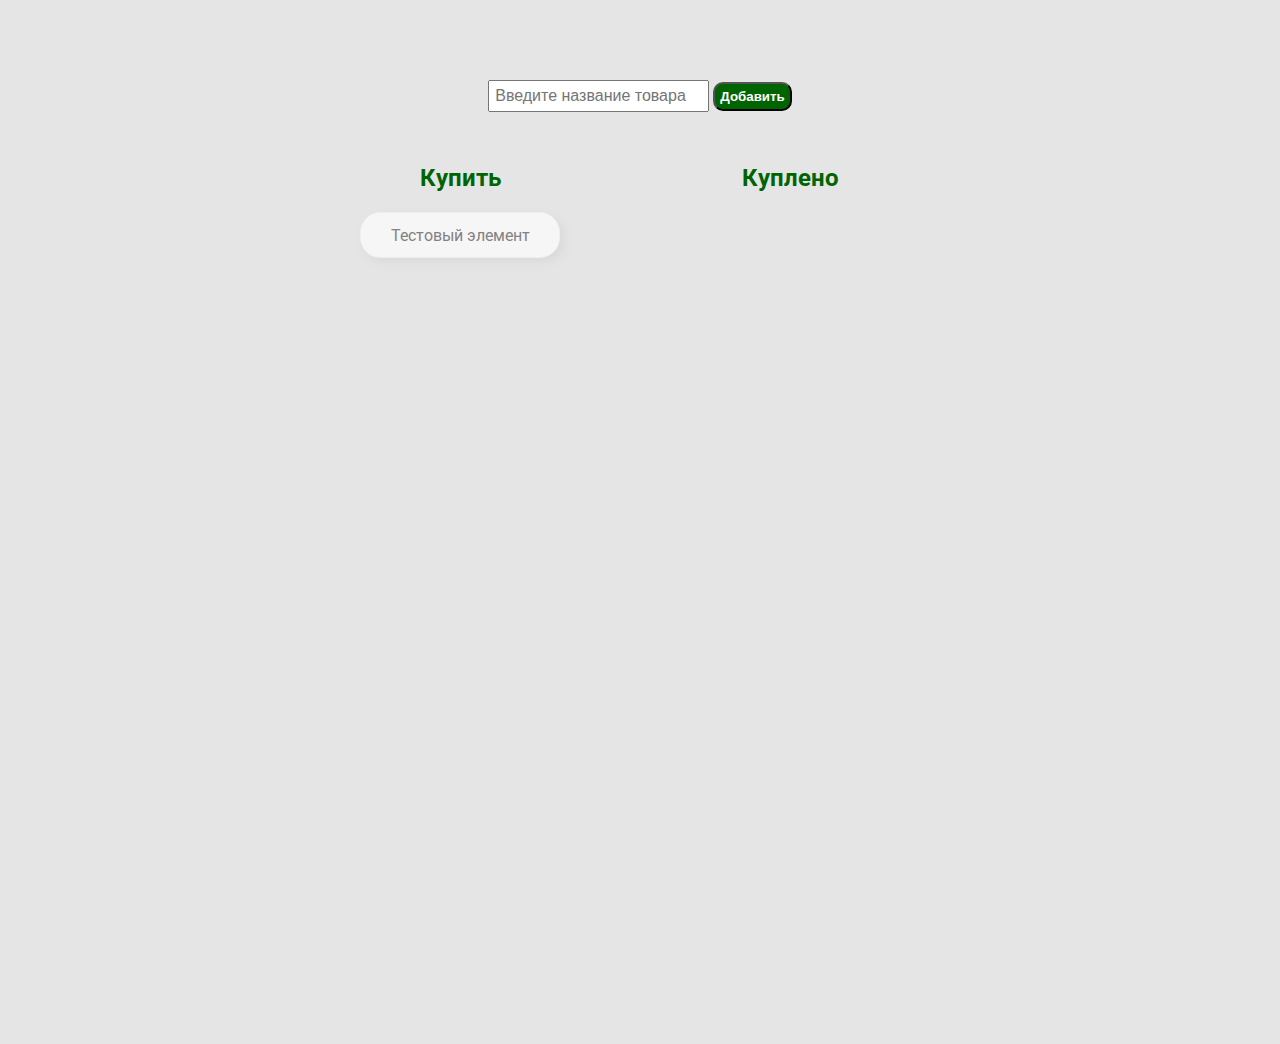
<file: 02-drag/index.html>
<!DOCTYPE html>
<html lang="en">
  <head>
    <meta charset="UTF-8" />
    <meta name="viewport" content="width=device-width, initial-scale=1.0" />
    <link rel="stylesheet" href="styles.css" />
    <title>Drag & Drop | Проект 2</title>
  </head>
  <body>
    <form class="add-item">
      <input class="new-item" type="text" placeholder="Введите название товара">
      <button class="add-item-btn">Добавить</button>
    </form>
    <div class="lists-container">
      <ul class="items-list placeholder to-buy">
        <h2>Купить</h2>
        <li class="item" draggable="true">Тестовый элемент</li>
      </ul>
      <ul class="items-list placeholder">
        <h2>Куплено</h2>
      </ul>
    </div>

  
    <script src="./app.js"></script>
  </body>
</html>
</file>
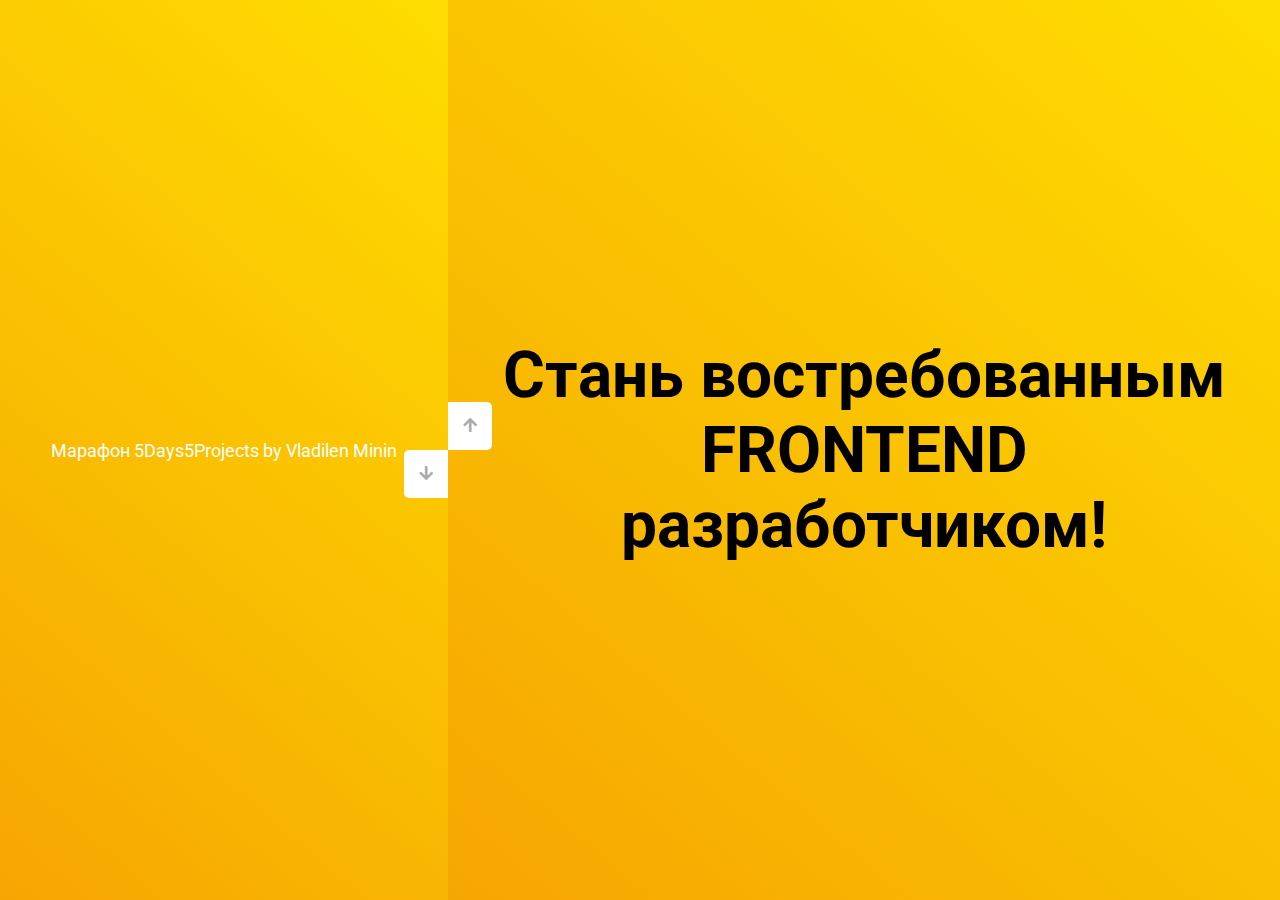
<file: 03-slider/index.html>
<!DOCTYPE html>
<html lang="en">
  <head>
    <meta charset="UTF-8" />
    <meta name="viewport" content="width=device-width, initial-scale=1.0" />
    <link
      rel="stylesheet"
      href="https://cdnjs.cloudflare.com/ajax/libs/font-awesome/5.15.1/css/all.min.css"
    />
    <link rel="stylesheet" href="style.css" />
    <title>Слайдер | Проект 3</title>
  </head>
  <body>
    <div class="container">
      <div class="sidebar">
        <div style="background-color: #9c39d6;">
          <p>Марафон 5Days5Projects by Vladilen Minin</p>
        </div>
        <div style="background-image: linear-gradient(to top, #0ba360 0%, #3cba92 100%);">
          <h1>Обучение может быть...</h1>
          <p>Марафон 5Days5Projects by Vladilen Minin</p>
        </div>
        <div style="background: linear-gradient(to bottom, rgba(255,255,255,0.15) 0%, rgba(0,0,0,0.15) 100%), radial-gradient(at top center, rgba(255,255,255,0.40) 0%, rgba(0,0,0,0.40) 120%) #989898;
        background-blend-mode: multiply,multiply;">
          <h1>5 крутых проектов</h1>
          <p>Марафон 5Days5Projects by Vladilen Minin</p>
        </div>
        <div style="background-image: linear-gradient(45deg, #471d05 0%, #7c140d 100%);">
          <h1>5 дней</h1>
          <p>Марафон 5Days5Projects by Vladilen Minin</p>
        </div>
        <div style="background: linear-gradient(220.16deg, #FFE101 -8%, #F39102 138%);">
          <p>Марафон 5Days5Projects by Vladilen Minin</p>
        </div>
      </div>
      <div class="main-slide">
        <div style="background: linear-gradient(220.16deg, #FFE101 -8%, #F39102 138%);">
          <h2>Стань востребованным FRONTEND разработчиком!</h2>
        </div>
        <div
          style="
            background-image: url('https://images.unsplash.com/photo-1506452819137-0422416856b8?ixid=MnwxMjA3fDB8MHxwaG90by1wYWdlfHx8fGVufDB8fHx8&ixlib=rb-1.2.1&auto=format&fit=crop&w=1932&q=80');
          "
        ></div>
        <div style="background-image: url('https://images.unsplash.com/photo-1484417894907-623942c8ee29?ixid=MnwxMjA3fDB8MHxwaG90by1wYWdlfHx8fGVufDB8fHx8&ixlib=rb-1.2.1&auto=format&fit=crop&w=1789&q=80');">
          <ul class="list">
            <li>Галерея карточек</li>
            <li>Drag & Drop</li>
            <li>Слайдер</li>
            <li>4</li>
            <li>5</li>
          </ul>
        </div>
        <div class="education"
          style="
            background-image: url('https://images.unsplash.com/photo-1513258496099-48168024aec0?ixid=MnwxMjA3fDB8MHxwaG90by1wYWdlfHx8fGVufDB8fHx8&ixlib=rb-1.2.1&auto=format&fit=crop&w=1950&q=80');
          "
        >
        <ul class="list education">
          <li><del>сложным</del></li>
          <li><del>скучным</del></li>
          <li>интересным</li>
        </ul>
      </div>
      <div style="background: linear-gradient(to top, #9795f0 0%, #fbc8d4 100%);">
        <h2>СПАСИБО ЗА МАРАФОН!</h2>
      </div>
      </div>
      <div class="controls">
        <button class="down-button">
          <i class="fas fa-arrow-down"></i>
        </button>
        <button class="up-button">
          <i class="fas fa-arrow-up"></i>
        </button>
      </div>
    </div>
    <script src="./app.js"></script>
  </body>
</html>
</file>
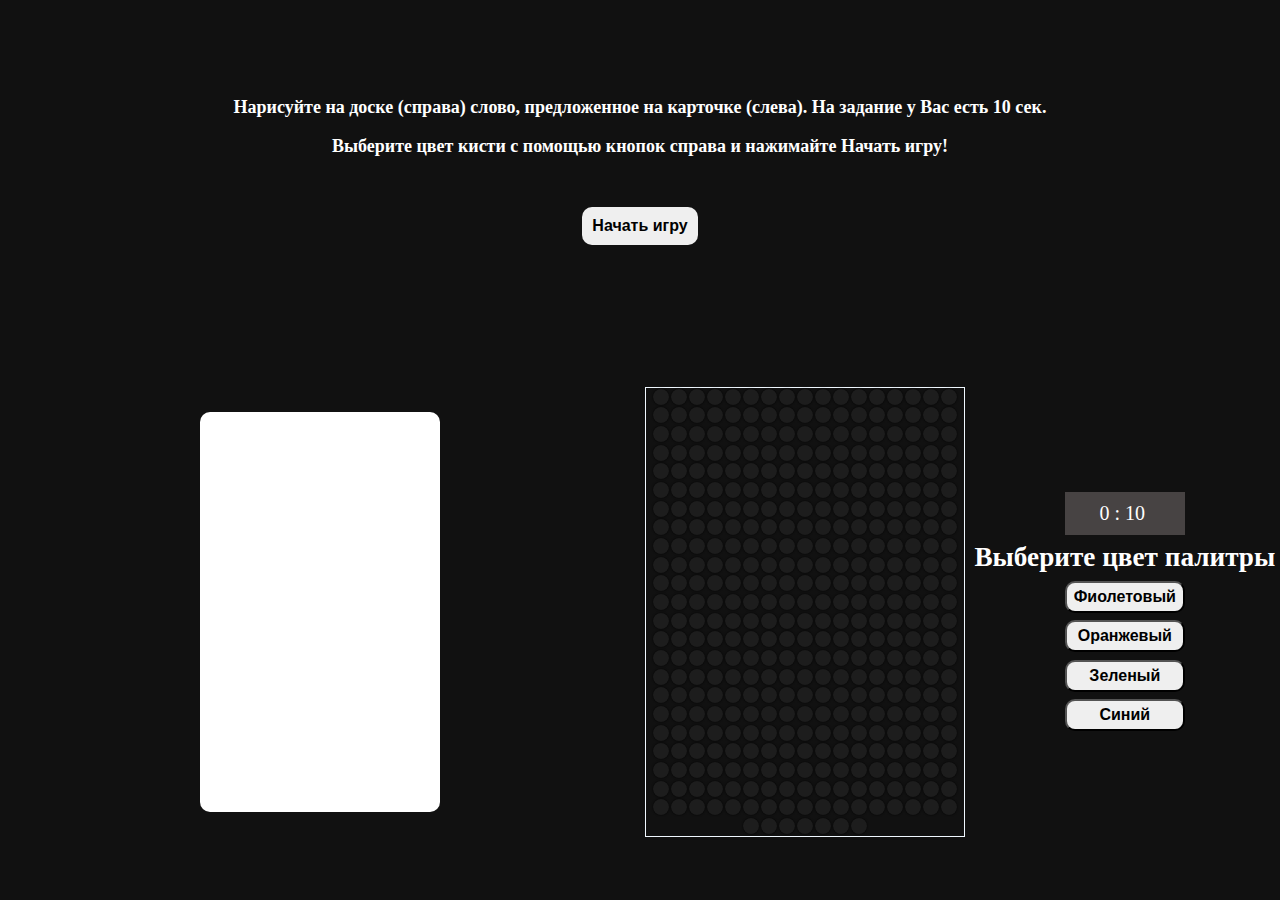
<file: 04-board/index.html>
<!DOCTYPE html>
<html lang="en">
<head>
  <meta charset="UTF-8" />
  <meta name="viewport" content="width=device-width, initial-scale=1.0" />
  <link rel="stylesheet" href="styles.css" />
  <title>Доска | Проект 4</title>
</head>
<body>
  <div class="description">
    <p>Нарисуйте на доске (справа) слово, предложенное на карточке (слева). На задание у Вас есть 10 сек.</p>
    <p>Выберите цвет кисти с помощью кнопок справа и нажимайте Начать игру!</p>
    <button class="start-game">Начать игру</button>
  </div>
  <div class="game-wrapper">
    <div class="task-wrapper">
      <div class="task">
        <span class="task-word"></span>
      </div>
    </div>

    <div class="board-wrapper">
      <div class="container" id="board"></div>
      <div class="palette">
        <div class="timer">
          <div class="minutes">0</div>
          <div>:</div>
          <div class="seconds">10</div>
        </div>
        <h3>Выберите цвет палитры</h3>
        <button class="purple">Фиолетовый</button>
        <button class="orange">Оранжевый</button>
        <button class="green">Зеленый</button>
        <button class="blue">Синий</button>
      </div>
    </div>
  </div>
    

<script src="./app.js"></script>
</body>
</html>
</file>
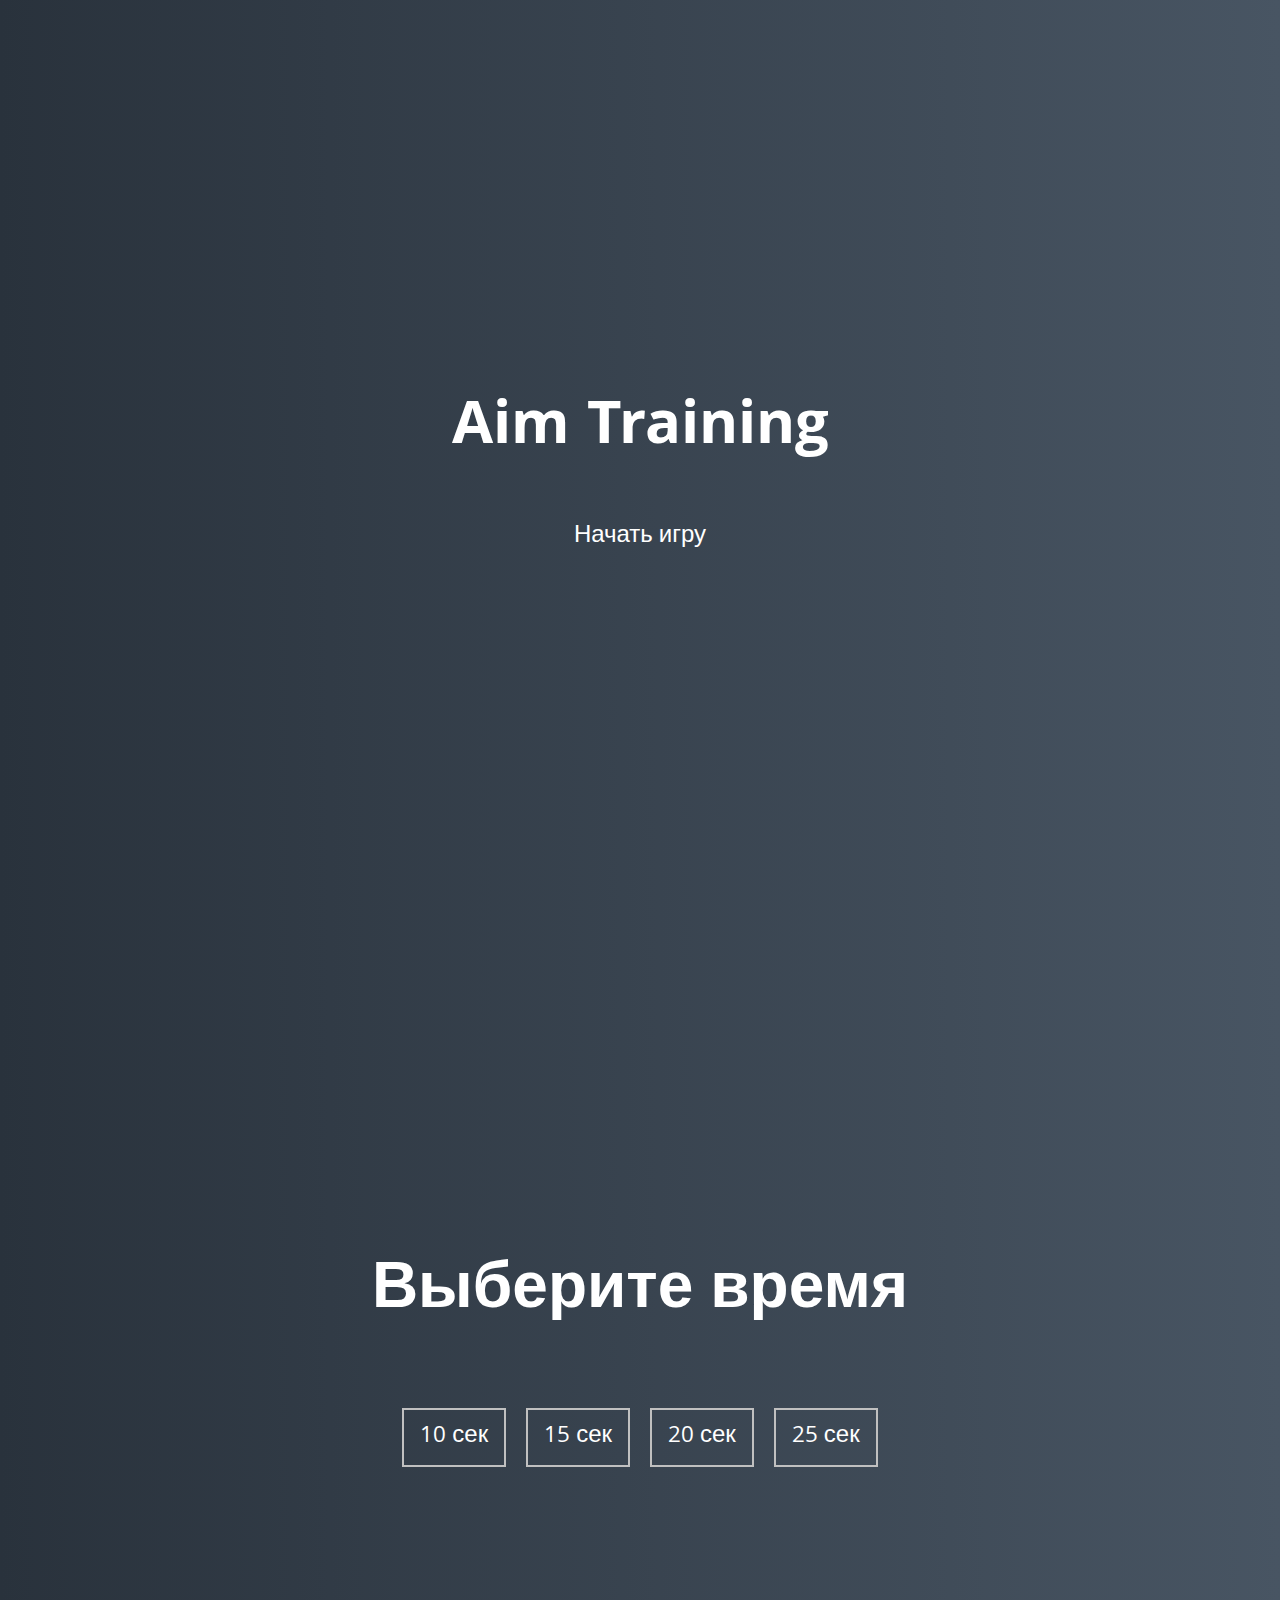
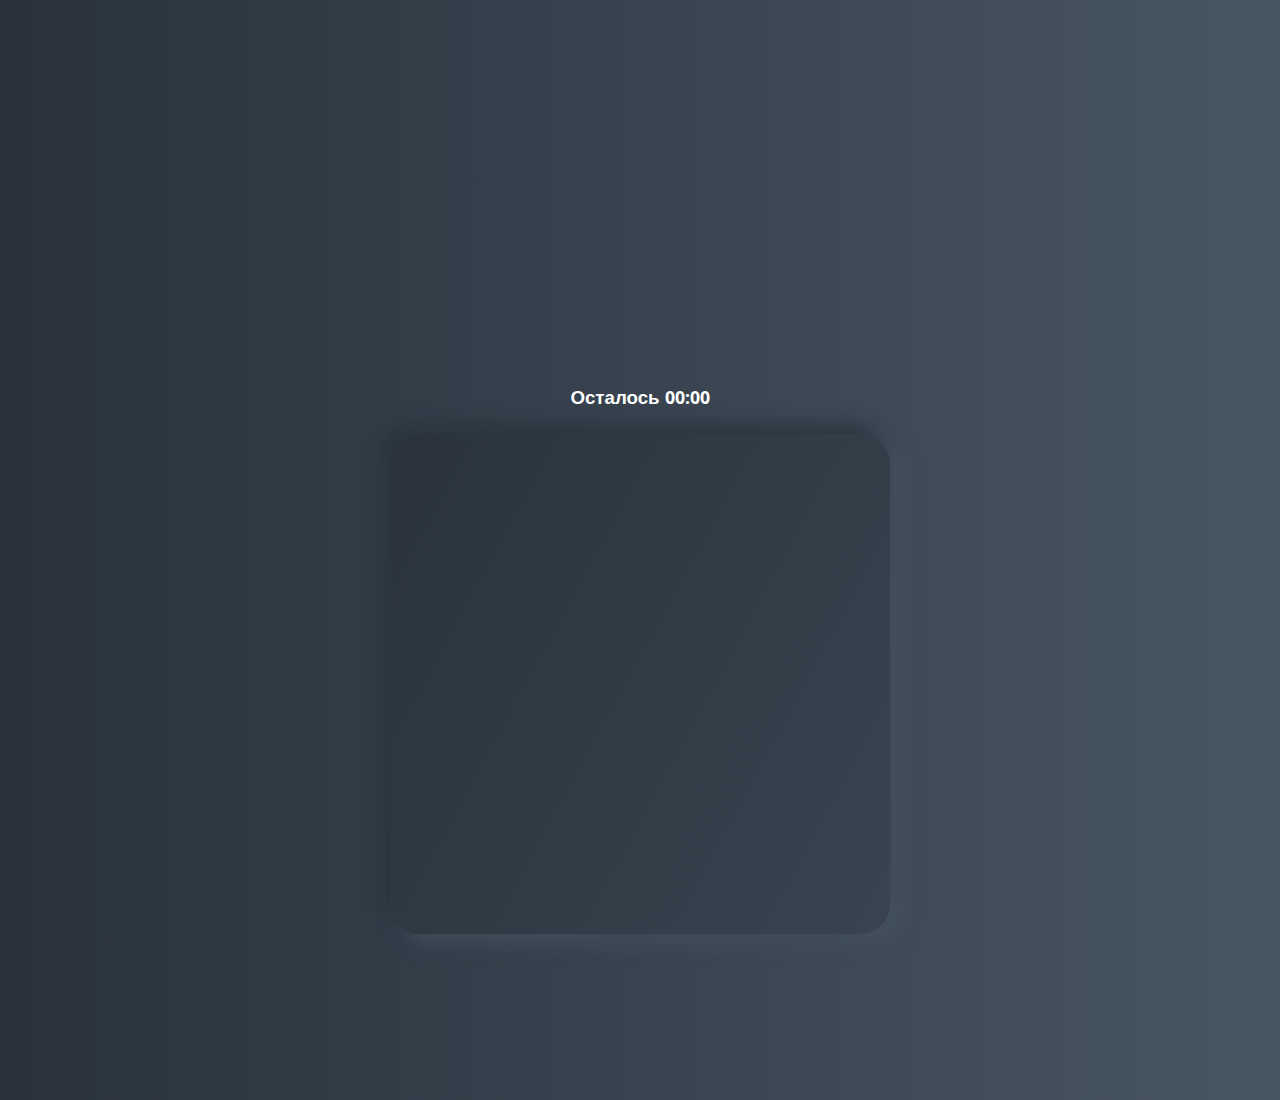
<file: 05-game/index.html>
<!DOCTYPE html>
<html lang="en">
  <head>
    <meta charset="UTF-8" />
    <meta name="viewport" content="width=device-width, initial-scale=1.0" />
    <link rel="stylesheet" href="styles.css" />
    <title>Aim Training | Проект 5</title>
  </head>
  <body>
    <div class="screen">
      <h1>Aim Training</h1>
      <a href="#" class="start" id="start">Начать игру</a>
    </div>

    <div class="screen">
      <h1>Выберите время</h1>
      <ul class="time-list" id="time-list">
        <li>
          <button class="time-btn" data-time='10'>
            10 сек
          </button>
        </li>
        <li>
          <button class="time-btn" data-time='15'>
            15 сек
          </button>
        </li>
        <li>
          <button class="time-btn" data-time='20'>
            20 сек
          </button>
        </li>
        <li>
          <button class="time-btn" data-time='25'>
            25 сек
          </button>
        </li>
      </ul>
    </div>

    <div class="screen">
      <h3>Осталось <span id="time">00:00</span></h3>
      <div class="board" id="board"></div>
    </div>
    <script src="./app.js"></script>
  </body>
</html>
</file>
<file: 02-drag/styles.css>
@import url("https://fonts.googleapis.com/css?family=Roboto&display=swap");

* {
  box-sizing: border-box;
}

body {
  padding-top: 5rem;
  font-family: "Roboto", sans-serif;
  color: darkgreen;
  background-color: #e5e5e5;
  text-align: center;
  overflow: hidden;
  margin: 0;
}

.lists-container {
  display: flex;
  padding-top: 2rem;
  justify-content: center;
}

.items-list {
  margin: 0;
  margin-right: 30px;
  padding: 0;
  width: 300px;
  min-height: 100vh;
  display: flex;
  flex-direction: column;
  align-items: center;
  list-style-type: none;
}

.item {
  margin-bottom: 10px;
  padding: 10px;
  width: 200px;
  border: 1px solid #eee;
  box-shadow: 4px 4px 9px rgba(198, 198, 198, 0.36);
  border-radius: 20px;
  background: #f7f6f7;
  padding: 0.8rem 1rem;
  color: #828282;
  text-align: center;
  cursor: grab;
}

.item:active {
  cursor: grabbing;
}

.new-item {
  padding: 5px;
  font-size: 16px;
}

.add-item-btn {
  padding: 5px;
  color: #fff;
  font-weight: bold;
  background-color: darkgreen;
  border-radius: 10px;
  cursor: pointer;
}

.hold {
  color: #fff;
  background-color: green;
}

.hide {
  display: none;
}

.hovered {
  background-color: rgba(7, 122, 17, 0.3);
}
</file>
<file: 03-slider/style.css>
@import url("https://fonts.googleapis.com/css?family=Roboto&display=swap");

* {
  box-sizing: border-box;
  margin: 0;
  padding: 0;
}

body {
  font-family: "Roboto", sans-serif;
  height: 100vh;
}

.container {
  position: relative;
  overflow: hidden;
  width: 100vw;
  height: 100vh;
}

.sidebar {
  height: 100%;
  width: 35%;
  position: absolute;
  top: 0;
  left: 0;
  transition: transform 0.5s ease-in-out;
}

.sidebar > div {
  height: 100%;
  width: 100%;
  display: flex;
  flex-direction: column;
  align-items: center;
  justify-content: center;
  color: #fff;
}

.sidebar h1 {
  font-size: 40px;
  margin-bottom: 10px;
  margin-top: -30px;
  text-align: center;
}

.sidebar p {
  font-size: 18px;
  text-align: center;
}

.main-slide {
  height: 100%;
  position: absolute;
  top: 0;
  left: 35%;
  width: 65%;
  transition: transform 0.5s ease-in-out;
}

.main-slide > div {
  background-repeat: no-repeat;
  background-size: cover;
  background-position: center center;
  height: 100%;
  width: 100%;
  display: flex;
  justify-content: center;
  align-items: center;
}

button {
  background-color: #fff;
  border: none;
  color: #aaa;
  cursor: pointer;
  font-size: 16px;
  padding: 15px;
}

button:hover {
  color: #222;
}

button:focus {
  outline: none;
}

.container .controls button {
  position: absolute;
  left: 35%;
  top: 50%;
  z-index: 100;
}

.container .controls .down-button {
  transform: translateX(-100%);
  border-top-left-radius: 5px;
  border-bottom-left-radius: 5px;
}

.container .controls .up-button {
  transform: translateY(-100%);
  border-top-right-radius: 5px;
  border-bottom-right-radius: 5px;
}

h2 {
  margin: 0;
  padding: 1rem;
  font-size: 4rem;
  text-align: center;
}

.list {
  margin: 0;
  padding: 0;
  width: 60%;
  height: 60%;
  display: flex;
  flex-direction: column;
  justify-content: space-between;
  align-items: flex-start;
  list-style-type: none;
}

.list > li {
  width: 150px;
  height: 50px;
  display: flex;
  justify-content: center;
  align-items: center;
  background-color: rgb(240, 238, 229);
  border-radius: 10px;
  cursor: pointer;
}

.list > li:hover {
  color: #fff;
  background-color: rgba(255, 255, 255, 0.15);
  border-color: #fff;
}

.education {
  width: 40%;
  height: 30%;
  align-items: flex-end;
}

.education > li {
  font-size: 1rem;
  font-weight: bold;
  color: #fff;
  background-color: red;
}

.education > li:last-child {
  background-color: green;
}

del {
  position: relative;
  text-decoration: none;
}
del:before {
  content: "";
  width: 100%;
  height: 0.2em;
  background: #fff;
  position: absolute;
  top: 50%;
  left: 0;
  transform: rotate(-1deg);
}
</file>
<file: 04-board/styles.css>
* {
  box-sizing: border-box;
}

body {
  background-color: #111;
  display: flex;
  flex-direction: column;
  align-items: center;
  justify-content: space-around;
  height: 100vh;
  overflow: auto;
  margin: 0;
}

.description {
  padding: 15px;
  width: 100%;
  font-size: 18px;
  text-align: center;
  color: #fff;
  font-weight: bold;
}

.start-game {
  margin-top: 2rem;
  padding: 10px;
  font-size: 16px;
  font-weight: bold;
  border-radius: 10px;
  border: none;
  cursor: pointer;
}

.start-game:hover {
  background-color: #111;
  color: #fff;
}

.game-wrapper {
  width: 100%;
  position: relative;
  display: flex;
  align-items: center;
  justify-content: space-around;
}

.container {
  display: flex;
  justify-content: center;
  align-items: center;
  flex-wrap: wrap;
  background-color: #111;
}

.task {
  margin: 0 auto;
  width: 15rem;
  height: 25rem;
  display: flex;
  justify-content: center;
  align-items: center;
  background-color: #fff;
  border-radius: 10px;
}

.task-word {
  display: block;
  padding: 10px;
  font-size: 2rem;
}

.square {
  margin: 1px;
  width: 16px;
  height: 16px;
  background-color: #1d1d1d;
  box-shadow: 0 0 2px #000;
  border-radius: 50%;
}

.square:hover {
  transition-duration: 0s;
}

.task-wrapper {
  width: 50%;
}

.board-wrapper {
  width: 50%;
  display: flex;
  justify-content: space-around;
  align-items: center;
}

#board {
  width: 50%;
  height: 50vh;
  border: 1px solid aliceblue;
}

.palette {
  height: 15rem;
  display: flex;
  flex-direction: column;
  justify-content: space-between;
  align-items: center;
}

.palette h3 {
  margin: 0;
  padding: 0;
  font-size: 1.7rem;
  color: #fff;
  text-align: center;
}

.palette button {
  padding: 5px;
  width: 120px;
  font-size: 16px;
  font-weight: bold;
  border-radius: 10px;
  cursor: pointer;
}

.palette button.purple:hover {
  background-color: purple;
  color: #fff;
}

.palette button.orange:hover {
  background-color: orange;
  color: #fff;
}

.palette button.green:hover {
  background-color: green;
  color: #fff;
}

.palette button.blue:hover {
  background-color: blue;
  color: #fff;
}

.timer {
  padding: 10px;
  width: 120px;
  display: flex;
  justify-content: center;
  font-size: 20px;
  color: #fff;
  background-color: #474343;
}

.timer > * {
  margin-right: 5px;
}
</file>
<file: 05-game/styles.css>
@import url("https://fonts.googleapis.com/css?family=Khula&display=swap");

* {
  box-sizing: border-box;
}

body {
  color: #fff;
  font-family: "Khula", sans-serif;
  height: 100vh;
  overflow: hidden;
  margin: 0;
  text-align: center;
}

a {
  color: #fff;
  text-decoration: none;
}

a:hover {
  color: #16d9e3;
}

.start {
  font-size: 1.5rem;
}

h1 {
  line-height: 1.4;
  font-size: 4rem;
}

.screen {
  display: flex;
  flex-direction: column;
  align-items: center;
  justify-content: center;
  height: 100vh;
  width: 100vw;
  transition: margin 0.5s ease-out;
  background: linear-gradient(90deg, #29323c 0%, #485563 100%);
}

.screen.up {
  margin-top: -100vh;
}

.time-list {
  display: flex;
  flex-wrap: wrap;
  justify-content: center;
  list-style: none;
  padding: 0;
}

.time-list li {
  margin: 10px;
}

.time-btn {
  background-color: transparent;
  border: 2px solid #c0c0c0;
  color: #fff;
  cursor: pointer;
  font-family: inherit;
  padding: 0.5rem 1rem;
  font-size: 1.5rem;
}

.time-btn:hover {
  border: 2px solid #16d9e3;
  color: #16d9e3;
}

.hide {
  opacity: 0;
}

.primary {
  color: #16d9e3;
}

.board {
  display: flex;
  justify-content: center;
  align-items: center;
  position: relative;
  width: 500px;
  height: 500px;
  background: linear-gradient(118.38deg, #29323c -4.6%, #485563 200.44%);
  box-shadow: -8px -8px 20px #2a333d, 10px 7px 20px #475462;
  border-radius: 30px;
  overflow: hidden;
}

.circle {
  position: absolute;
  border-radius: 50%;
  cursor: pointer;
}

.finish-game-wrapper {
  padding: 0;
  margin: 0;
  display: flex;
  flex-direction: column;
  justify-content: space-around;
  align-items: center;
}
</file>
